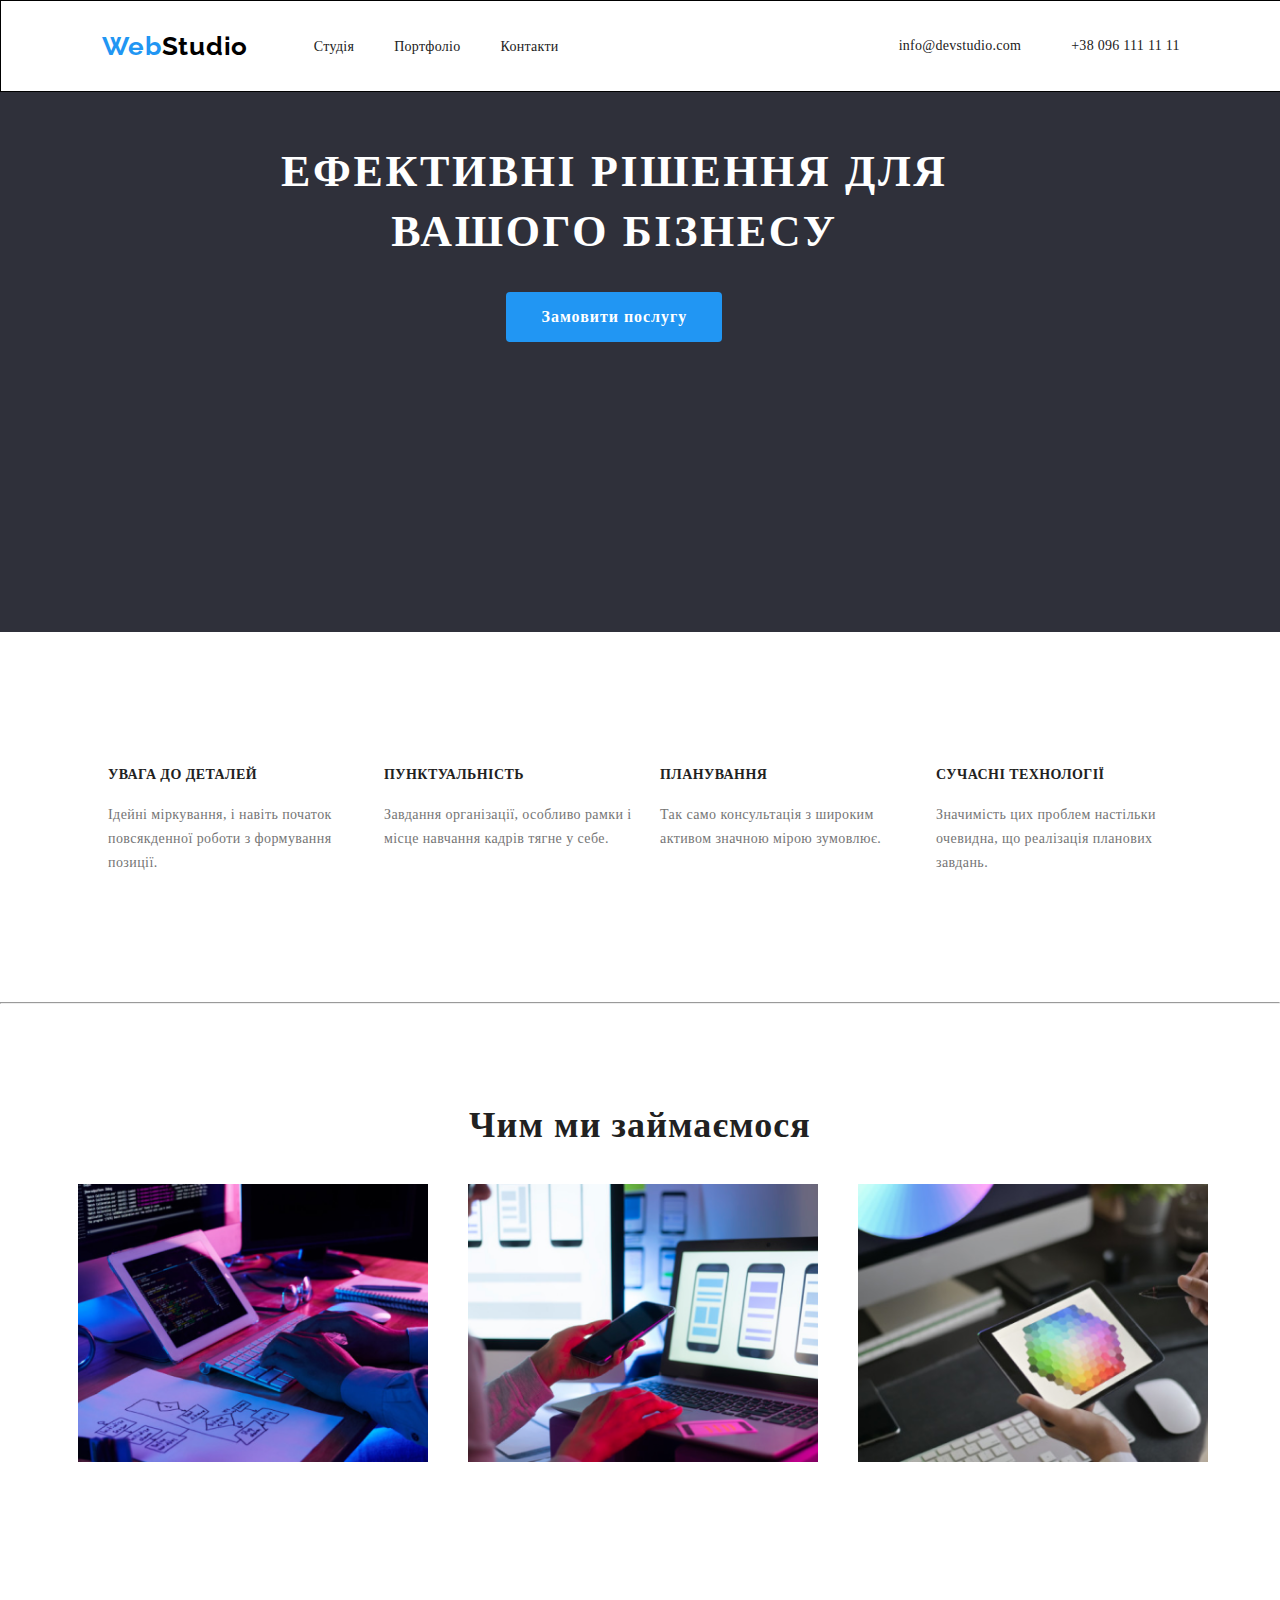
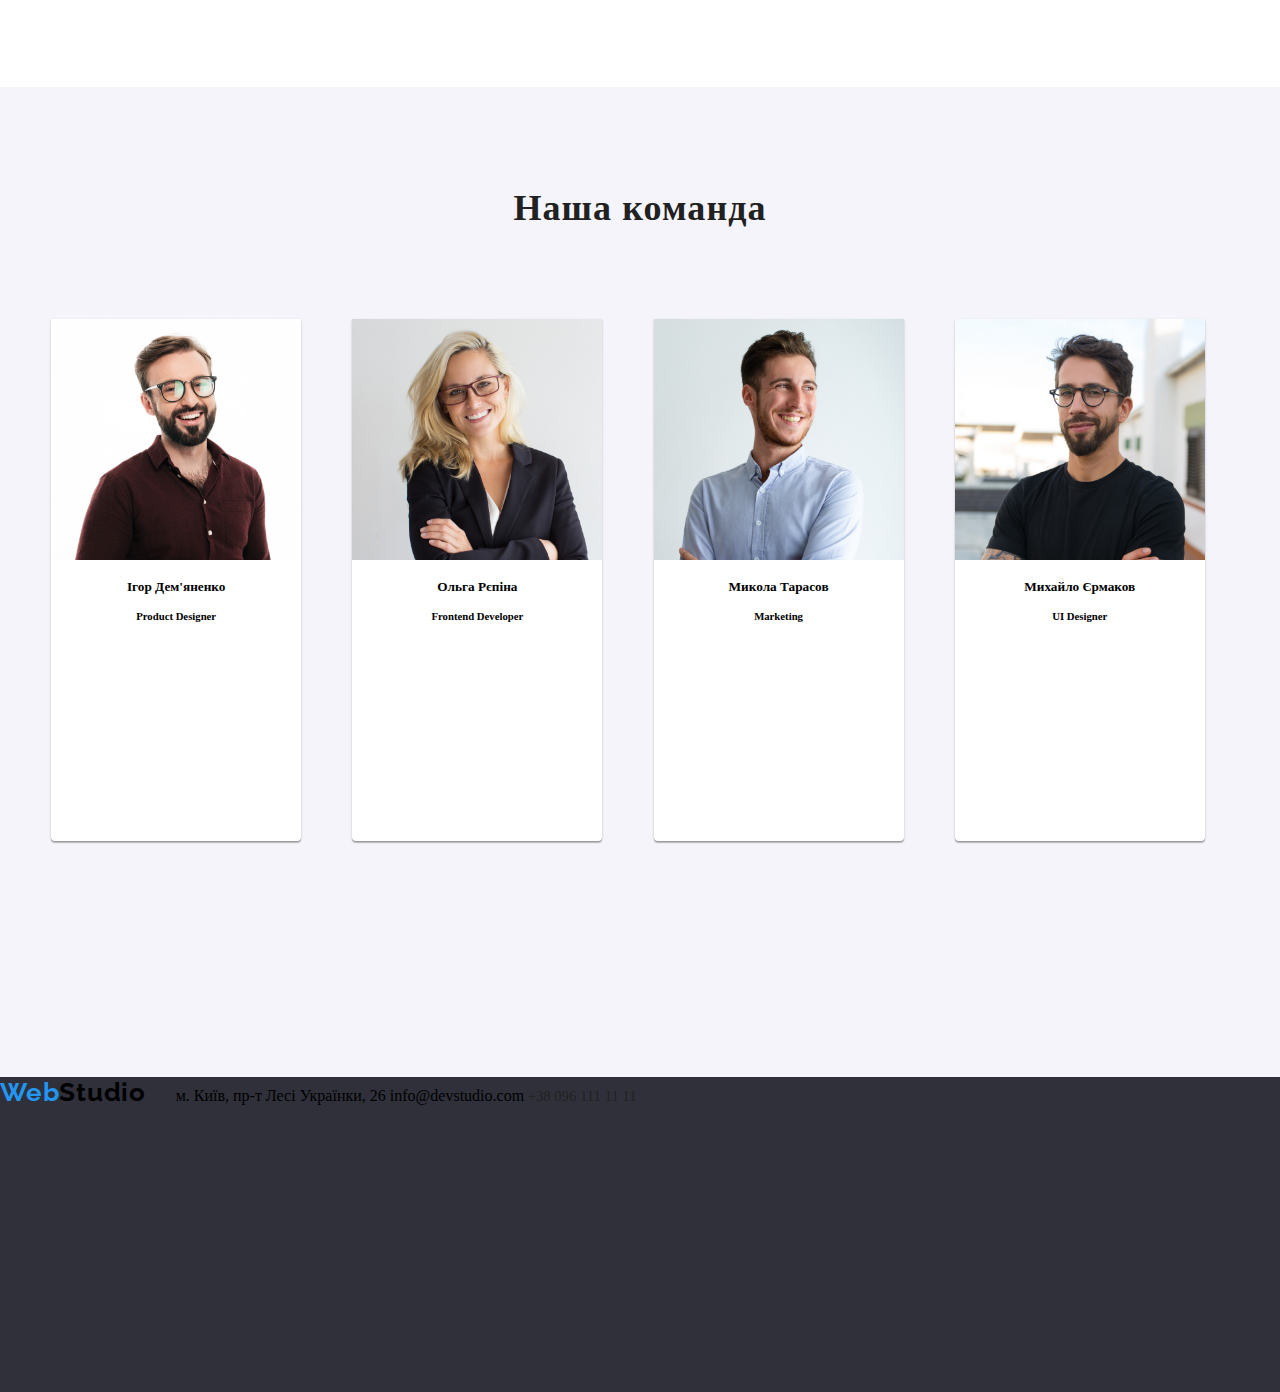
<file: HTML_CSS/2_In_Process/HTML/index.html>
<!doctype html>
<html lang="en">
<head>
    <meta charset="UTF-8">
    <meta name="viewport" content="width=device-width, user-scalable=no, initial-scale=1.0, maximum-scale=1.0, minimum-scale=1.0">
    <link rel="preconnect" href="https://fonts.googleapis.com">
    <link rel="preconnect" href="https://fonts.gstatic.com" crossorigin>
    <link rel="preconnect" href="https://fonts.googleapis.com">
    <link rel="preconnect" href="https://fonts.gstatic.com" crossorigin>
    <link href="https://fonts.googleapis.com/css2?family=Roboto:ital,wght@1,300&display=swap" rel="stylesheet">
    <link href="https://fonts.googleapis.com/css2?family=Raleway:wght@700&display=swap" rel="stylesheet">
    <meta http-equiv="X-UA-Compatible" content="ie=edge">
    <link rel="stylesheet" type="text/css" href="../CSS/style.css">
    <title>Web Studio</title>
</head>
<body>

<header>
    <span class="mainTitle"><span>Web</span>Studio</span>

    <nav>
        <ul>
            <li><a href="#">Студія</a></li>
            <li><a href="#">Портфоліо</a></li>
            <li><a href="#">Контакти</a></li>


        </ul>
    </nav>

    <a class="emil_link" href="#">info@devstudio.com</a>
    
    <a class="phone_link" href="tel:+38096111111"><span>+38 096 111 11 11</span></a>

</header>



<section class="intro">
    <div>
        <p>Ефективні рішення для вашого бізнесу</p>
        <a href="#"><input type="submit" value="Замовити послугу"></a>
    </div>


</section>


<div class="advantages">
    <div>
        <h4>УВАГА ДО ДЕТАЛЕЙ</h4>
        <p>Ідейні міркування, і навіть початок повсякденної роботи з формування позиції.</p>
    </div>

   <div>
        <h4>ПУНКТУАЛЬНІСТЬ</h4>
        <p>Завдання організації, особливо рамки і місце навчання кадрів тягне у себе.</p>
    </div>

   <div>
        <h4>ПЛАНУВАННЯ</h4>
        <p>Так само консультація з широким активом значною мірою зумовлює.</p>
    </div>

   <div>
        <h4>СУЧАСНІ ТЕХНОЛОГІЇ</h4>
        <p>Значимість цих проблем настільки очевидна, що реалізація планових завдань.</p>
    </div>

</div>

<hr style="margin: 100px 0;">

<section class="to_do">

    <h3 class="card_header">Чим ми займаємося</h3>

    <div class="cards_todo">
        <img src="../images/cards/to_do/1.png" alt="toDoCard">
        <img src="../images/cards/to_do/2.png" alt="toDoCard">
        <img src="../images/cards/to_do/3.png" alt="toDoCard">
    </div>

</section>



<section class="team">
    <h4>Наша команда</h4>
    <div class="container">

        <div class="cards_team">
            <img src="../images/cards/team/Igor.jpeg" alt="teamCard">
            <h5 class="person_name">Ігор Дем'яненко</h5>
            <h6 class="job_title">Product Designer</h6>
        </div>

        <div class="cards_team">
            <img src="../images/cards/team/Olga.jpeg" alt="teamCard">
            <h5 class="person_name">Ольга Рєпіна</h5>
            <h6 class="job_title">Frontend Developer</h6>
        </div>

        <div class="cards_team">
            <img src="../images/cards/team/Mykola.jpeg" alt="teamCard">
            <h5 class="person_name">Микола Тарасов</h5>
            <h6 class="job_title">Marketing</h6>
        </div>

        <div class="cards_team">
            <img src="../images/cards/team/Mykhailo.jpeg" alt="teamCard">
            <h5 class="person_name">Михайло Єрмаков</h5>
            <h6 class="job_title">UI Designer</h6>
        </div>

    </div>


</section>


<footer>
    <div class="footerContent"></div>
        <span class="mainTitle footerTitle"><span>Web</span>Studio</span>
        <span>м. Київ, пр-т Лесі Українки, 26</span>
        <span>info@devstudio.com</span>
        <a href="tel:+380961111111">+38 096 111 11 11</a>
</footer>






</body>
</html>
</file>
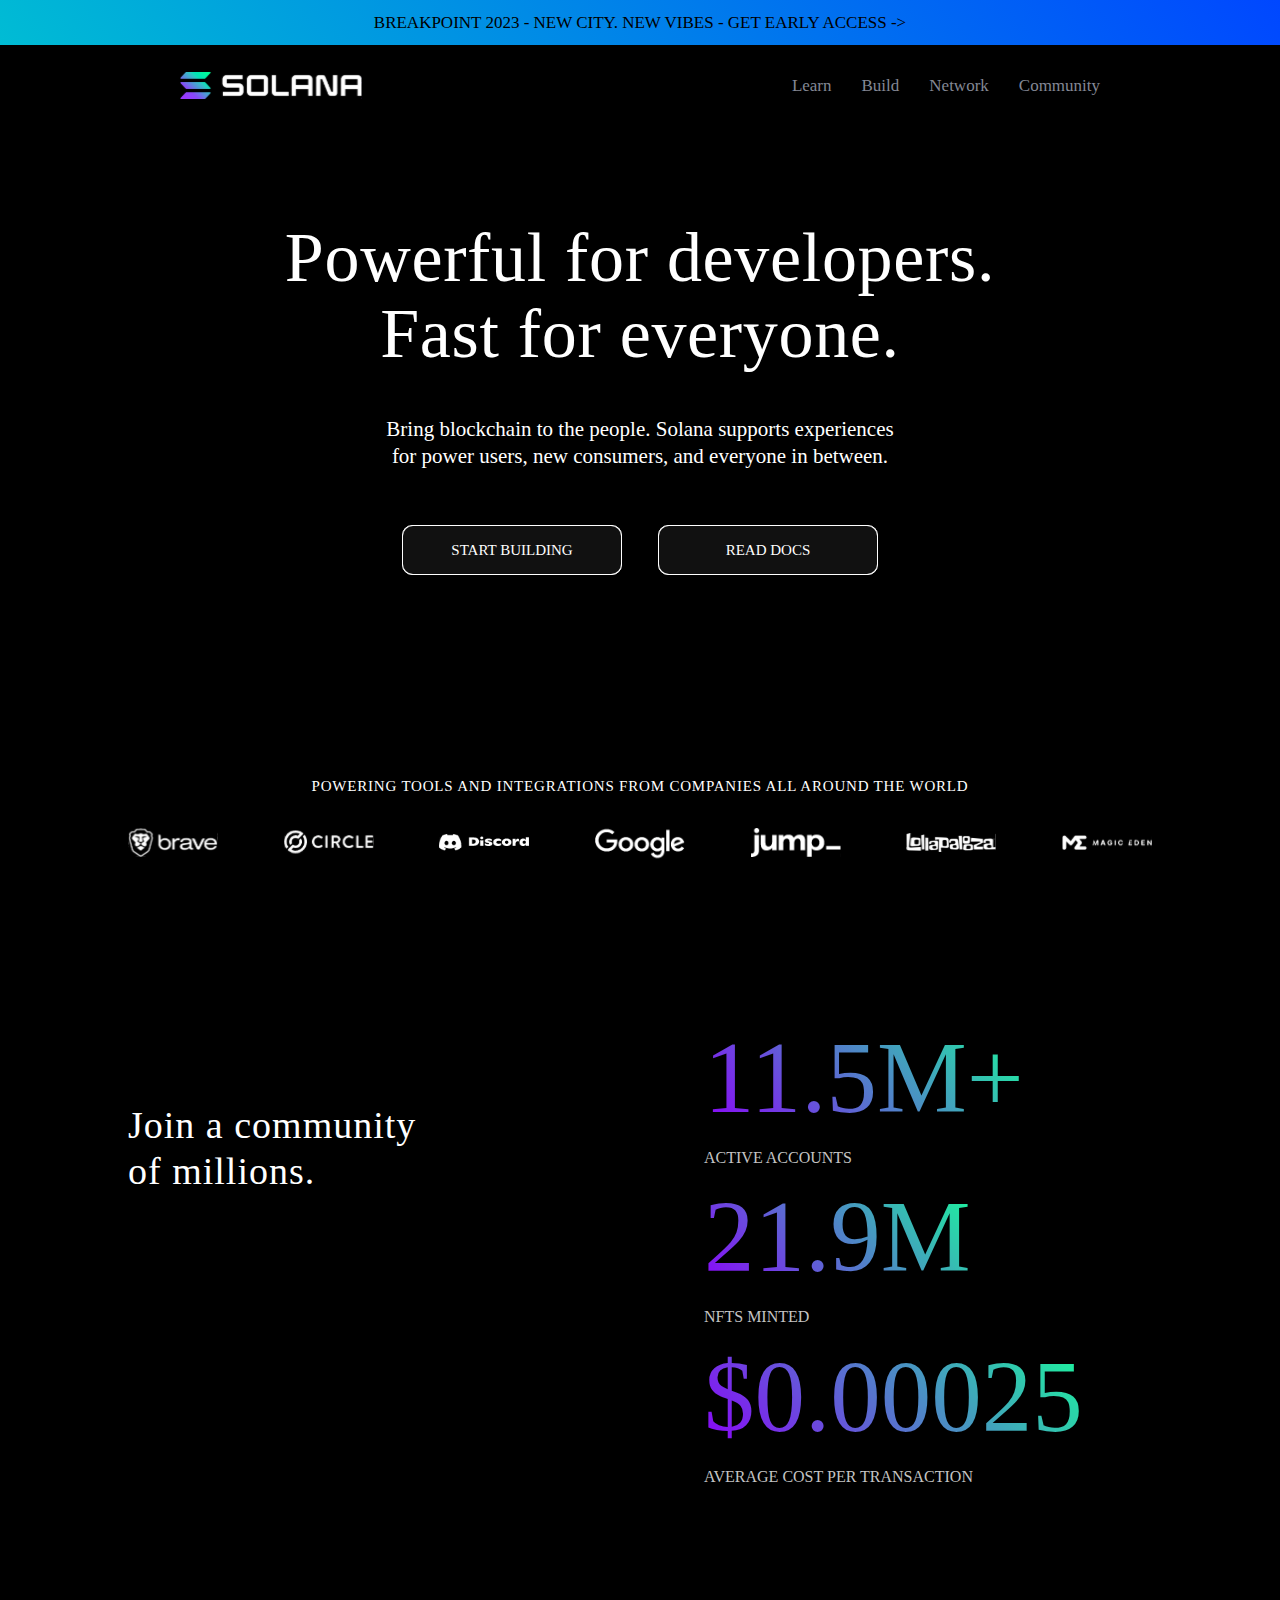
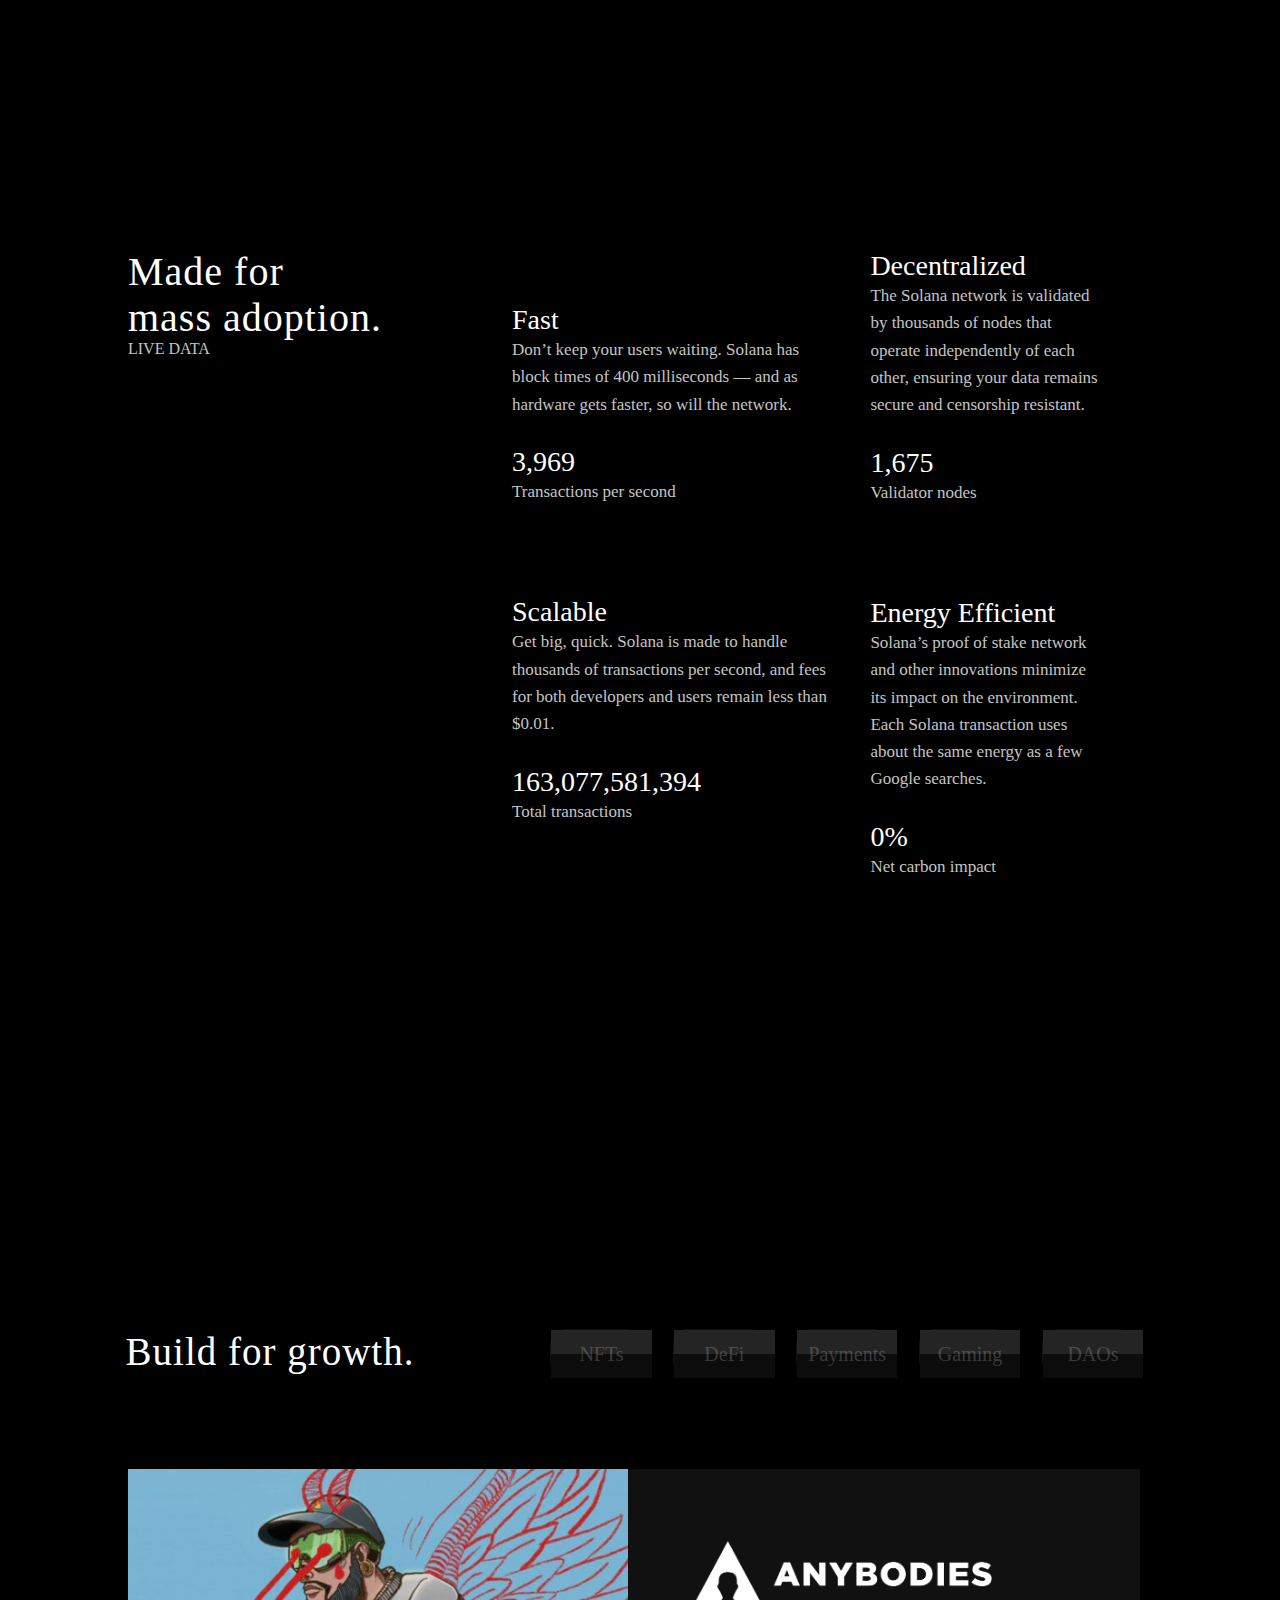
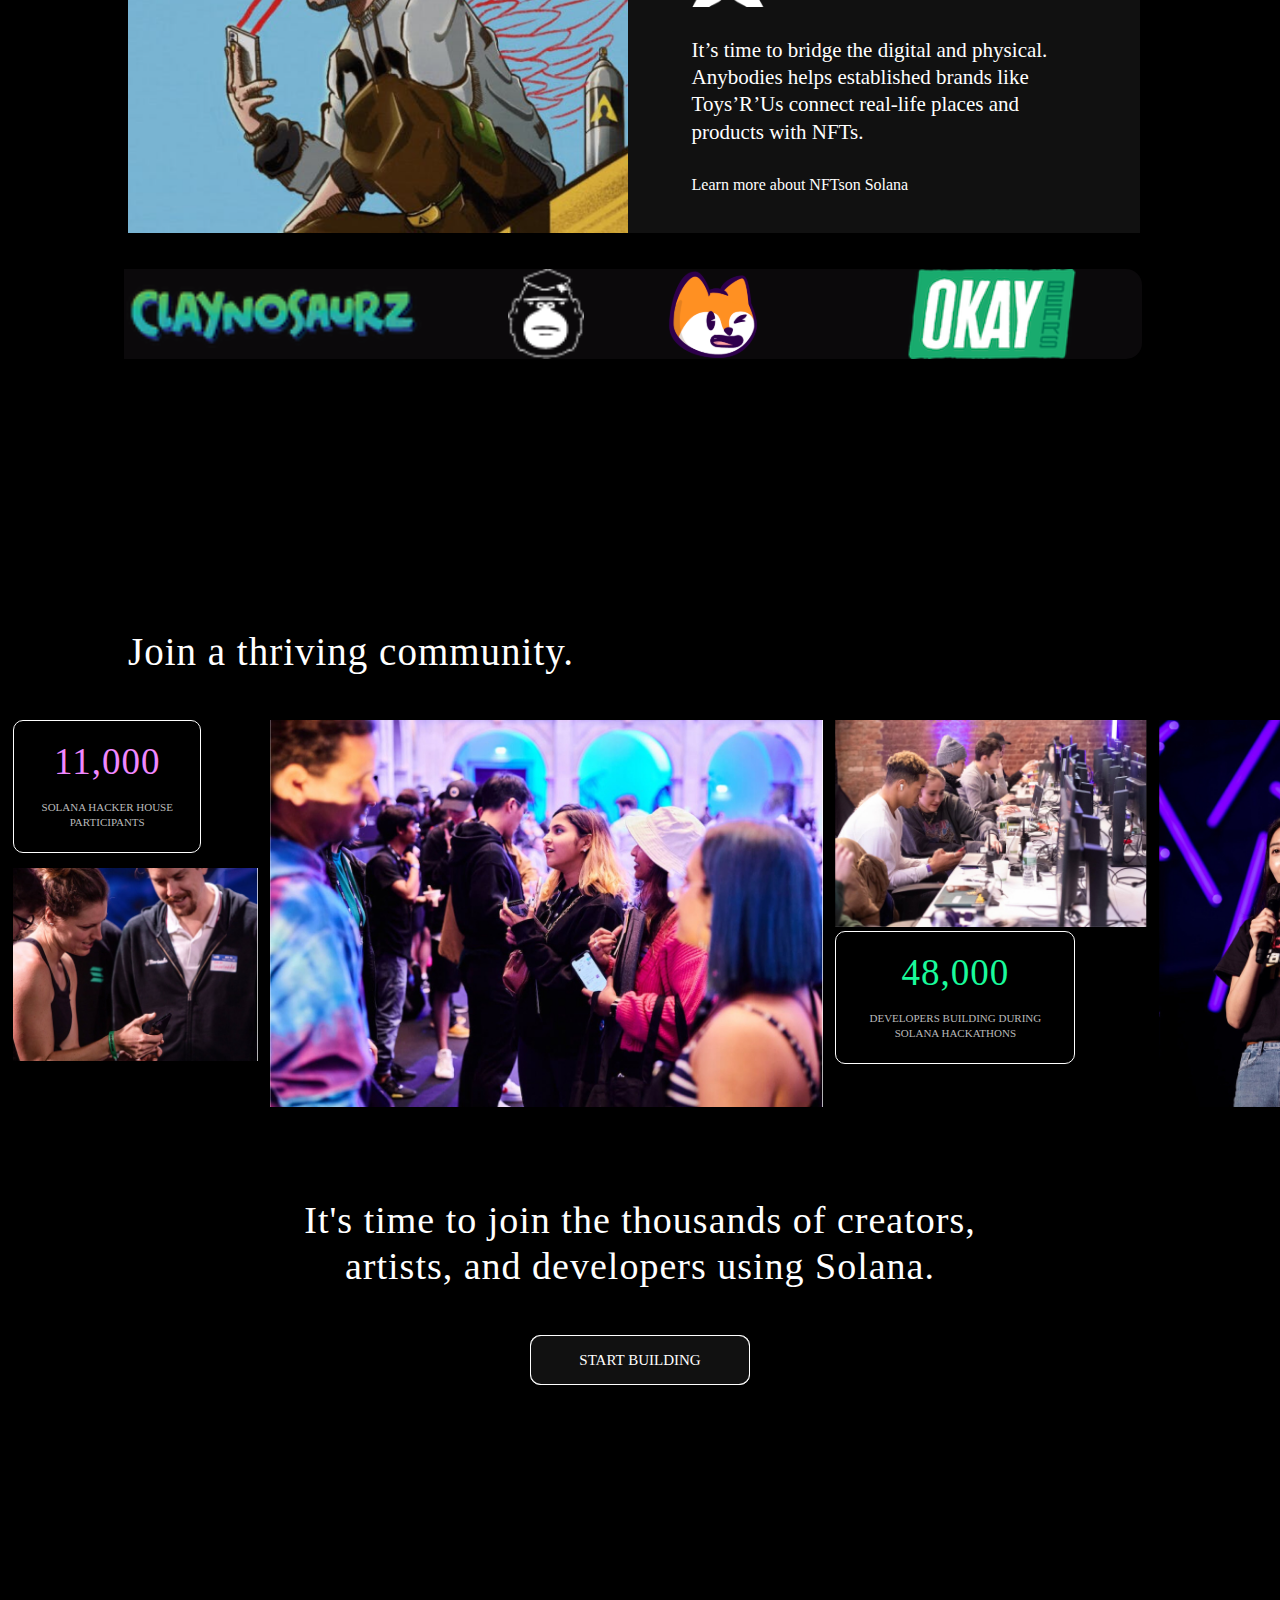
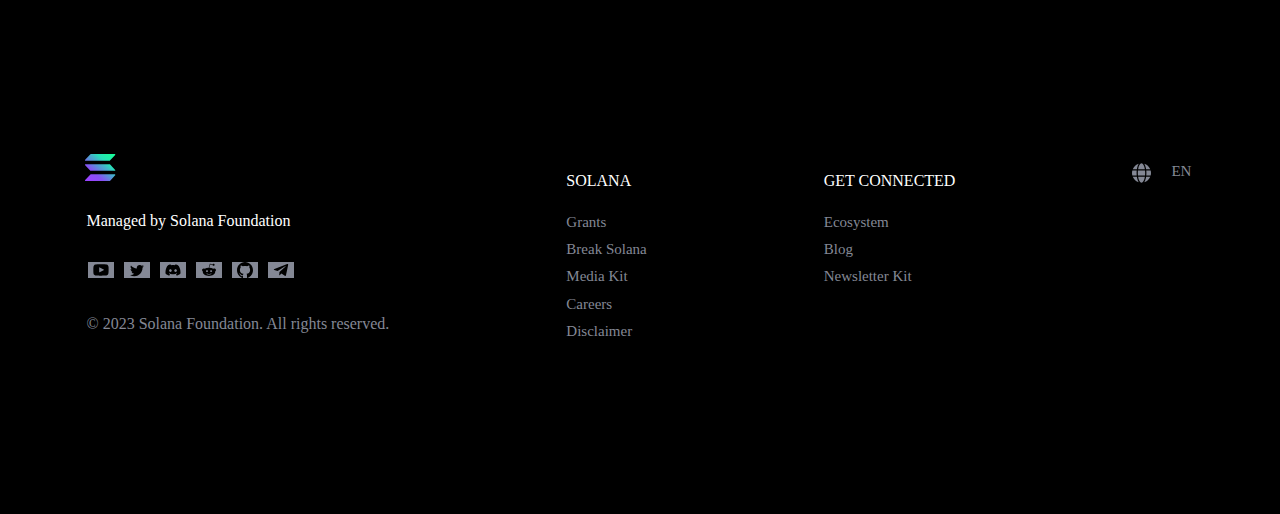
<file: HTML_CSS/3_Done/HTML/index.html>
<!doctype html>
<html lang="en">
<head>
    <meta charset="UTF-8">
    <meta name="viewport"
          content="width=device-width, user-scalable=no, initial-scale=1.0, maximum-scale=1.0, minimum-scale=1.0">
    <meta http-equiv="X-UA-Compatible" content="ie=edge">
    <link rel="apple-touch-icon" sizes="180x180" href="../favicon_io/apple-touch-icon.png">
    <link rel="icon" type="image/png" sizes="32x32" href="../favicon_io/favicon-32x32.png">
    <link rel="icon" type="image/png" sizes="16x16" href="../favicon_io/favicon-16x16.png">
    <link rel="manifest" href="../favicon_io/site.webmanifest">
    <link rel="stylesheet" href="../CSS/style.css">
    <title>Solana | Web3 Infrastructure for Everyone</title>
</head>
<body>

<!-- РОЗМІРИ ЕКРАНУ - 1029px x 683px -->

<header>
    <div class="topLine"><p>Breakpoint 2023 - New City. New Vibes - Get Early Access -></p></div>

    <nav>
        <a href="https://solana.com/"><img src="../images/logotypes/logo.svg" alt="logo"></a>

        <ul>

            <li>Learn</li>
            <li>Build</li>
            <li>Network</li>
            <li>Community</li>

        </ul>

    </nav>
</header>


<section class="intro">

    <div class="introContainer">
        <h2 class="title top_title">Powerful for developers.</h2>
        <h2 class="title bottom_title">Fast for everyone.</h2>
        <div class="about">
            <p>Bring blockchain to the people. Solana supports experiences for power users, new consumers, and everyone
                in between.</p>

        </div>


        <div class="buttons">

            <button class="glow-on-hover" type="button">Start building</button>
            <button class="glow-on-hover" type="button">Read docs</button>
        </div>

    </div>


    <div class="intro_footer">
        <p>Powering tools and integrations from companies all around the world</p>

        <div class="services">
            <img src="../images/icons/intro_icons/brave.svg" alt="sevice">
            <img src="../images/icons/intro_icons/circle.svg" alt="sevice">
            <img src="../images/icons/intro_icons/discord.svg" alt="sevice">
            <img src="../images/icons/intro_icons/google.svg" alt="sevice">
            <img src="../images/icons/intro_icons/jump_.svg" alt="sevice">
            <img src="../images/icons/intro_icons/lollapaloza.svg" alt="sevice">
            <img src="../images/icons/intro_icons/magic%20eden.svg" alt="sevice">

        </div>
    </div>

</section>


<main class="communitySection">

    <div class="comunityContainer">

        <div class="joinCommunity">
            <h4>Join a community of millions.</h4>
        </div>

        <div class="communityIndicatorContainer">

            <div class="communityIndicators">
                <span>11.5M+</span>
                <p>Active accounts</p>
            </div>

            <div class="communityIndicators">
                <span>21.9M</span>
                <p>NFTs minted</p>
            </div>

            <div class="communityIndicators">
                <span>$0.00025</span>
                <p>Average cost per transaction</p>
            </div>

        </div>

    </div>


</main>


<section class="advantageContainer">


    <div class="mainContainer">

        <div class="madeFor">
            <h3>Made for <br> mass adoption.</h3>
            <p>live data</p>
        </div>

        <div class="whyWeContainer">
            <div class="whyWeBlock">
                <h5>Fast</h5>
                <p>Don’t keep your users waiting. Solana has block times of 400 milliseconds — and as hardware gets
                    faster, so will the network.</p>

                <h5>3,969</h5>
                <p>Transactions per second</p>
            </div>

            <div class="whyWeBlock">
                <h5>Scalable</h5>
                <p>Get big, quick. Solana is made to handle thousands of transactions per second, and fees for both
                    developers and users remain less than $0.01.</p>

                <h5>163,077,581,394</h5>
                <p>Total transactions</p>

            </div>

        </div>


        <div class="proofContainer">

            <div class="proofBlock">

                <h5>Decentralized</h5>
                <p>The Solana network is validated by thousands of nodes that operate independently of each other,
                    ensuring your data remains secure and censorship resistant.</p>

                <h5>1,675</h5>
                <p>Validator nodes</p>

            </div>

            <div class="proofBlock">

                <h5>Energy Efficient</h5>
                <p>Solana’s proof of stake network and other innovations minimize its impact on the <a>environment.</a>
                    Each Solana transaction uses about the same energy as a few Google searches.</p>

                <h5>0%</h5>
                <p>Net carbon impact</p>

            </div>

        </div>

    </div>

</section>


<section class="mediaSection">

    <div class="titleContentContainer">
        <h4 class="mediaTitle">Build for growth.</h4>


        <div class="rgbBlocks">
            <div class="promotionContainer">
                <div class="actionBlock"><p><a href="">NFTs</a></p></div>
            </div>

            <div class="promotionContainer">
                <div class="actionBlock"><p><a href="#">DeFi</a></p></div>
            </div>

            <div class="promotionContainer">
                <div class="actionBlock"><p><a href="#">Payments</a></p></div>
            </div>

            <div class="promotionContainer">
                <div class="actionBlock"><p><a href="#">Gaming</a></p></div>
            </div>

            <div class="promotionContainer">
                <div class="actionBlock"><p><a href="#">DAOs</a></p></div>
            </div>
        </div>


    </div>

    <div class="promoBlock">
        <!--Поставив png, бо на svg були былы полоси-->
        <img src="../images/graphity/community_image.png" alt="community_image">
        <div class="targetActionContainer">

            <div>

                <div class="targetActionInfoBlock">
                    <img src="../images/logotypes/4a1cf8516c19482f69e94fcc06cb2ebb.png" alt="promotion_icon">
                    <p>It’s time to bridge the digital and physical. Anybodies helps established brands like Toys’R’Us
                        connect real-life places and products with NFTs.</p>
                    <a><p>Learn more about NFTson Solana</p></a>
                </div>

            </div>

        </div>
    </div>


    <div class="promotionIconsBlock">
        <img src="../images/icons/promotion_icons/claynosaurz.svg" alt="claynosaurz_icon">
        <img src="../images/icons/promotion_icons/monkey.svg" alt="monkey_icon">
        <img src="../images/icons/promotion_icons/fox.svg" alt="fox_icon">
        <img src="../images/icons/promotion_icons/okay_bears.svg" alt="okay_bears_icon">
    </div>


</section>


<section class="mediaCommunitySection">

    <h4 class="mediaTitle mediaTitle_2">Join a thriving community.</h4>


    <div class="gallery_section">

        <div class="thrivinCommunityBlockFirst">

            <div class="info_communityBlock info_communityBlock_first">
                <h3>11,000</h3>
                <p>Solana Hacker House participants</p>
            </div>

            <img id="gallery_image_first" src="../images/gallery/1.jpeg" alt="lana_hacker_image">


        </div>


        <img id="gallery_image_second" src="../images/gallery/2.jpeg" alt="celebrity_image">

        <div class="thrivinCommunityBlockSecond">

            <img id="gallery_image_third" src="../images/gallery/3.jpeg" alt="lana_hacker_image">

            <div class="info_communityBlock info_communityBlock_second">
                <h3 style="color: #19FB9B;">48,000</h3>
                <p>Developers building during Solana Hackathons</p>
            </div>

        </div>

        <img id="gallery_image_fourth" src="../images/gallery/4.jpeg" alt="celebrity_image">

        <div class="thrivinCommunityBlockThird">

            <div class="info_communityBlock info_communityBlock_third">
                <h3 style="color: #FFEB3B;">3,800</h3>
                <p>Solana Breakpoint 2022 attendees</p>
            </div>

            <img id="gallery_image_fifth" src="../images/gallery/5.jpeg" alt="lana_hacker_image">

        </div>

    </div>

    <div class="actionContainer">

        <h3>It's time to join the thousands of creators, artists, and developers using Solana.</h3>
        <button class="glow-on-hover" type="button">Start building</button>

    </div>


</section>


<footer>


    <div class="contactsBlock">
        <img src="../images/logotypes/logo_picture.svg" alt="solana_logo_picture">
        <p>Managed by Solana Foundation</p>

        <div class="socialsContainer">
            <div class="socialBlock youtubeBlock">
                <img src="../images/icons/social_icons/youtube_icon.svg" alt="youtube">
            </div>
            <div class="socialBlock twitterBlock">
                <img src="../images/icons/social_icons/twitter_icon.svg" alt="twitter">
            </div>
            <div class="socialBlock discordBlock">
                <img src="../images/icons/social_icons/discord_icon.svg" alt="discord">
            </div>
            <div class="socialBlock redditBlock">
                <img src="../images/icons/social_icons/reddit_icon.svg" alt="reddit">
            </div>
            <div class="socialBlock gitHubBlock">
                <img src="../images/icons/social_icons/gitHub_icon.svg" alt="gitHub">
            </div>
            <div class="socialBlock telegramBlock">
                <img src="../images/icons/social_icons/telegram_icon.svg" alt="telegram">
            </div>
        </div>

        <p class="rootsText">© 2023 Solana Foundation. All rights reserved.</p>

    </div>


    <div class="footerSolana&getConnectedBlocks">
        <h3>Solana</h3>

        <p>Grants</p>
        <p>Break Solana</p>
        <p>Media Kit</p>
        <p>Careers</p>
        <p>Disclaimer</p>

    </div>


    <div class="footerSolana&getConnectedBlocks">
        <h3>Get Connected</h3>

        <p>Ecosystem</p>
        <p>Blog</p>
        <p>Newsletter Kit</p>
    </div>



    <div class="languageBlock">

        <div class="content_language">
            <img src="../images/icons/other_icons/language_icon.svg" alt="language">
        </div>

        <p>EN</p>

    </div>




</footer>


</body>
</html>
</file>
<file: HTML_CSS/2_In_Process/CSS/style.css>
* {
    margin: 0;
}

a {
    text-decoration: none;
    color: #212121;
    font-size: 14px;
    font-style: normal;
    font-weight: 500;
    line-height: normal;
    letter-spacing: 0.28px;
    transition: 0.5s;
}

a:hover {
    color: #2196F3;
    font-family: Roboto sans-serif;
    font-size: 14px;
    font-style: normal;
    font-weight: 500;
    line-height: normal;
    letter-spacing: 0.28px;
    transition: 0.5s;
}


header {
    width: 100vw;
    height: 10vh;
    background: #FFF;
    border: 0.5px solid;
    display: flex;
    justify-content: center;
    align-items: center;
}




header>span>span, footer>span>span {
    color: #2196F3;
}

.mainTitle {
    margin-right: 2vw;
    font-size: 26px;
    font-family: Raleway;
    font-style: normal;
    font-weight: 700;
    line-height: normal;
    letter-spacing: 0.78px;

}

nav>ul {
    display: flex;
    justify-content: space-between;
    list-style: none;
    margin-right: 300px;
}

.phone_link {
    margin-left: 50px;
}

nav>ul>li {
    margin-right: 40px;
}

.intro {
    background: #2F303A;
    width: 100vw;
    height: 60vh;
    position: relative;
}

.intro>div {
    width: 60vw;
    margin-left: 18%;
    text-align: center;
    align-items: center;
    position: absolute;
    margin-top: 50px;
}

.intro>div>p {
    color: #FFF;
    text-align: center;
    font-family: Roboto sans-serif;
    font-size: 44px;
    font-style: normal;
    font-weight: 900;
    line-height: 60px; /* 136.364% */
    letter-spacing: 2.64px;
    text-transform: uppercase;
}

.intro>div>a>input {
    margin-top: 30px;
    width: 216px;
    height: 50px;
    flex-shrink: 0;
    border-radius: 4px;
    background: #2196F3;
    border: none;
    transition: 1s;
    color: #FFF;
    text-align: center;
    font-family: Roboto sans-serif;
    font-size: 16px;
    font-style: normal;
    font-weight: 700;
    line-height: 30px; /* 187.5% */
    letter-spacing: 0.96px;
}

.intro>div>a>input:hover {
    transform: scaleX(120%) scaleY(120%);
    transition: 1s;
}


.advantages {
    width: 100vw;
    height: 30vh;
    display: flex;
    justify-content: center;
}


.advantages>div {
    width: 20vw;
    text-align: start;
    margin-top: 15vh;
    margin-left: 20px;

}

.advantages>div>h4 {
    color: #212121;
    font-family: Roboto sans-serif;
    font-size: 14px;
    font-style: normal;
    font-weight: 700;
    line-height: normal;
    letter-spacing: 0.42px;
    text-transform: uppercase;
}

.advantages>div>p {
    color: #757575;
    font-family: Roboto sans-serif;
    font-size: 14px;
    font-style: normal;
    font-weight: 400;
    line-height: 24px; /* 171.429% */
    letter-spacing: 0.42px;
    margin-top: 20px;
}


.to_do {
    width: 100vw;
    margin-top: 5%;
    align-items: center;
    text-align: center;
}


.card_header {
    color: #212121;
    text-align: center;
    font-family: Roboto sans-serif;
    font-size: 36px;
    font-style: normal;
    font-weight: 700;
    line-height: normal;
    letter-spacing: 1.08px;
}

.cards_todo {
    width: 33%;
    display: flex;
    /*justify-content: center;*/
    margin-top: 3%;
    margin-left: 4.5%
}

.cards_todo>img {
    width: 350px;
    margin: 0 20px;
}






.team {
    margin-top: 25vh;
    align-items: center;
    text-align: center;
    width: 100vw;
    background: #F5F4FA;
    height: 110vh;
}

.team>h4 {
    padding-top: 100px;
    color: #212121;
    text-align: center;
    font-family: Roboto sans-serif;
    font-size: 36px;
    font-style: normal;
    font-weight: 700;
    line-height: normal;
    letter-spacing: 1.08px;
}

.container{
    display: flex;
    /*justify-content: space-between;*/
    margin-top: 10vh;
}


.cards_team {
    margin-left: 4vw;
    align-items: center;
    height: 58vh;

    border-radius: 0px 0px 4px 4px;
    background: #FFF;
     /*material shadow v1 */
    box-shadow: 0px 2px 1px 0px rgba(0, 0, 0, 0.20), 0px 1px 1px 0px rgba(0, 0, 0, 0.14), 0px 1px 3px 0px rgba(0, 0, 0, 0.12);

}


.cards_team>img {
    width: 250px;
    /*margin-right: 20px;*/
}

.cards_team>h5, .cards_team>h6 {
    margin-top: 15px;
}



footer {
    width: 100vw;
    height: 35vh;
    background: #2F303A;
    justify-content: start;
}

.footerContent {
    margin-left: 200px;

}
</file>
<file: HTML_CSS/3_Done/CSS/style.css>
* {
    margin: 0;
}

span, p, h4 {
    color: white;
}

body {
    background-color: black;
}

h4, h5 {
    color: white;
}


.topLine {
    display: flex;
    justify-content: center;
    align-items: center;
    width: 100vw;
    height: 5vh;
    background: linear-gradient(229deg, #0047FF 0%, #00BCD4 100%);
}

.topLine>p {
    color: #000;
    text-align: center;
    font-family: Roboto sans-serif;
    font-size: 17px;
    font-style: normal;
    font-weight: 400;
    line-height: 27.3px; /* 160.588% */
    text-transform: uppercase;
}


nav {
    display: flex;
    justify-content: space-around;
    margin-top: 3vh;
}

nav>ul {
    display: flex;
    list-style: none;
}

nav>ul>li {
    color: #848895;
    text-align: center;
    font-family: Helvetica sans-serif;
    font-size: 17px;
    font-style: normal;
    font-weight: 400;
    line-height: 27px;
    margin-left: 30px;
    transition: 0.5s;
}

nav>ul>li:hover {
    color: white;
    cursor: pointer;
    transition: 1s;

}


.introContainer {
    color: white;
    width: 100vw;
    height: 70vh;
    align-items: center;
    display: flex;
    flex-direction: column;
}




.intro {
    width: 100vw;
    height: 86vh;
    text-align: center;
    align-items: center;
}

.top_title {
    margin-top: 13vh;
}

.introContainer>.title {
    color: #FFF;
    text-align: center;
    font-family: Helvetica sans-serif;
    font-size: 70px;
    font-style: normal;
    font-weight: 400;
    line-height: 75.6px; /* 108% */
    letter-spacing: 0.68px;
}


.introContainer>.about>p {
    color: #FFF;
    text-align: center;
    font-family: Helvetica sans-serif;
    font-size: 21px;
    font-style: normal;
    font-weight: 400;
    line-height: 27.3px;
    margin-top: 5vh;
}

.buttons {
    margin-top: 6vh;
    width: 40vw;
    display: flex;
    justify-content: space-around;
}

.about {
    width: 40vw;
}






.intro_footer {
    color: #618ADC;
    text-align: center;
    font-family: Helvetica sans-serif;
    font-size: 15px;
    font-style: normal;
    font-weight: 400;
    line-height: 16.8px; /* 112% */
    letter-spacing: 0.8px;
    text-transform: uppercase;
    margin-top: 5vh;
}


.services {
    width: 80vw;
    display: flex;
    justify-content: space-between;
    align-items: center;
    margin-left: 10vw;
    margin-top: 3vh;
}

.leftButton, .rightButton {
    display: inline-flex;
    padding: 16px 33px;
    align-items: flex-start;
    gap: 10px;
    color: #FFF;
    text-align: center;
    font-family: Roboto sans-serif;
    font-size: 15px;
    font-style: normal;
    font-weight: 400;
    line-height: 20px;
    text-transform: uppercase;
    background-color: #007BFF; /* Здесь можно указать цвет фона кнопок */
    border: none;
    cursor: pointer;
    transition: background-color 0.3s ease; /* Добавляем плавный переход для фона */
}

.leftButton {
    border-radius: 36px;
    border: 1px solid #000;
    background: linear-gradient(152deg, #8C01FA 0%, #000 100%);
}

.rightButton {
    border-radius: 36px;
    border: 1px solid #FFF;
    background: #000;
}



.services>img {
    width: 90px;
}

/*Стилізація кнопок з стороннього сайту*/
.glow-on-hover {
    width: 220px;
    height: 50px;
    border:0.5px solid white;
    outline: none;
    color: #fff;
    cursor: pointer;
    position: relative;
    z-index: 0;
    border-radius: 10px;
    text-align: center;
    font-family: Roboto sans-serif;
    font-size: 15px;
    font-style: normal;
    font-weight: 400;
    line-height: 20px; /* 133.333% */
    text-transform: uppercase;
}

.glow-on-hover:before {
    content: '';
    background: linear-gradient(45deg, #ff0000, #ff7300, #fffb00, #48ff00, #00ffd5, #002bff, #7a00ff, #ff00c8, #ff0000);
    position: absolute;
    top: -2px;
    left:-2px;
    background-size: 400%;
    z-index: -1;
    filter: blur(5px);
    width: calc(100% + 4px);
    height: calc(100% + 4px);
    animation: glowing 20s linear infinite;
    opacity: 0;
    transition: opacity .3s ease-in-out;
    border-radius: 10px;
}

.glow-on-hover:active {
    color: #000
}

.glow-on-hover:active:after {
    background: transparent;
}

.glow-on-hover:hover:before {
    opacity: 1;
}

.glow-on-hover:after {
    z-index: -1;
    content: '';
    position: absolute;
    width: 100%;
    height: 100%;
    background: #111;
    left: 0;
    top: 0;
    border-radius: 10px;
}

@keyframes glowing {
    0% { background-position: 0 0; }
    50% { background-position: 400% 0; }
    100% { background-position: 0 0; }
}



.comunityContainer {
    width: 100vw;
    height: 100vh;
    /*border: 0.5px solid white;*/
    display: flex;

}

.joinCommunity, .communityIndicatorContainer {
    margin-top: 15vh;
    border: 0.5px white;
}

.communityIndicators {
    margin-left: 10vw;
}

.joinCommunity {
    width: 35vw;
}

.joinCommunity>h4 {
    color: #FFF;
    font-family: Helvetica sans-serif;
    font-size: 38px;
    font-style: normal;
    font-weight: 400;
    line-height: 46.2px;
    letter-spacing: 1px;
    margin-left: 10vw;
    margin-top: 10vh;
}

.communityIndicatorContainer {
    margin-left: 10vw;
}

.communityIndicators>span {
    font-family: Helvetica sans-serif;
    font-size: 101px;
    font-style: normal;
    font-weight: 400;
    line-height: 132px;
    background: linear-gradient(228deg, #19FB9B 0%, #8C01FA 100%);
    background-clip: text;
    -webkit-background-clip: text;
    -webkit-text-fill-color: transparent;
}

.communityIndicators>p {
    color: #C4C4C4;
    font-family: Roboto sans-serif;
    font-size: 16px;
    font-style: normal;
    font-weight: 400;
    line-height: 27.3px;
    text-transform: uppercase;
}


.advantageContainer {
    width: 100vw;
    height: 110vh;
    margin-top: 8vh;

}

.mainContainer {
    display: flex;
    /*height: 10vh;*/
}

.madeFor {
    width: 30vw;
    margin-left: 10vw;
    /*margin-top: 1vh;*/
}

.madeFor>h3, .titleContentContainer>h3  {
    color: #FFF;
    font-family: Helvetica sans-serif;
    font-size: 40px;
    font-style: normal;
    font-weight: 400;
    line-height: 46.2px; /* 115.5% */
    letter-spacing: 1px;
}

.madeFor>p {
    color: #C4C4C4;
    font-family: Roboto sans-serif;
    font-size: 16px;
    font-style: normal;
    font-weight: 400;
    line-height: 16px; /* 100% */
    text-transform: uppercase;
}



.whyWeContainer {
    width: 25vw;
    margin-right: 3vw;
    margin-top: 6vh;
}

.whyWeBlock>h5, .proofBlock>h5 {
    color: #FFF;
    font-family: Helvetica sans-serif;
    font-size: 28px;
    font-style: normal;
    font-weight: 400;
    line-height: 33.04px; /* 118% */
}

.whyWeBlock>p, .proofBlock>p {
    color: #C4C4C4;
    font-family: Helvetica sans-serif;
    font-size: 17px;
    font-style: normal;
    font-weight: 400;
    line-height: 27.3px; /* 160.588% */
}

.whyWeBlock, .proofBlock {
    margin-bottom: 10vh;
}

.whyWeBlock>p, .proofBlock>p {
    margin-bottom: 3vh;
}

.proofContainer {
    width: 18vw;
    /*margin-left: 20vw;*/
}


.mediaSection {
    width: 100vw;
    height: 100vh;
    /*border: 0.5px solid white;*/
    margin-top: 10vh;
}

.titleContentContainer {
    width: 100vw;
    display: flex;
    justify-content: space-evenly;
}

.mediaTitle {
    color: #FFF;
    font-family: Helvetica sans-serif;
    font-size: 39px;
    font-style: normal;
    font-weight: 400;
    line-height: 46.2px; /* 118.462% */
    letter-spacing: 1px;
}

.promotionContainer {
    /*display: flex;*/
    /*width: 70vw;*/
    justify-content: space-around;
    align-items: flex-start;
    /*gap: 16px;*/
    /*flex-shrink: 0;*/
}

.promotionContainer>div {
    width: 7vw;
    height: 5vh;
    border-radius: 15px;
    border: 1px solid #111;
    background: #111;
    transition: 0.5s linear;
}








.promotionContainer>div>a {
    color: #FFF;
    text-align: center;
    font-family: Helvetica sans-serif;
    font-size: 15px;
    font-style: normal;
    font-weight: 400;
    line-height: 27.3px; /* 182% */
}

.promotionContainer{
    position: relative;
    width: 8vw;
    height: 50px;
    line-height: 48px;
    background: #000;
    /*border: white;*/
    /*text-transform: uppercase;*/
    font-size: 20px;
    /*letter-spacing: 4px;*/
    text-decoration: none;
    /*-webkit-box-reflect: below 1px -webkit-linear-gradient(transparent, #0004);*/
}
/*Стилізація кнопок з стороннього сайту*/
.promotionContainer>.actionBlock::before{
    content: '';
    position: absolute;
    top: 0;
    left: 0;
    width: 100%;
    height: 100%;
    background: linear-gradient(45deg, #fb0094, #00f, #0f0,
    #ff0, #f00, #fb0094, #00f, #0f0, #ff0, #f00);
    background-size: 400%;
    opacity: 0;
    filter: blur(20px);
    transition: 0.5s;
}
.promotionContainer>.actionBlock::after{
    content: '';
    position: absolute;
    top: 0;
    left: 0;
    width: 100%;
    height: 100%;
    background: linear-gradient(45deg, #fb0094, #00f, #0f0,
    #ff0, #f00, #fb0094, #00f, #0f0, #ff0, #f00);
    background-size: 400%;
    opacity: 0;
    transition: 0.5s;
}





.promotionContainer>.actionBlock:hover::before,
.promotionContainer>.actionBlock:hover::after{
    opacity: 1;
    animation: animate 20s linear infinite;
}

@keyframes animate{
    0%{
        background-position: 0 0;
    }
    50%{
        background-position: 300% 0;
    }
    100%{
        background-position: 0 0;
    }
}

.actionBlock:hover {
    cursor: pointer;

}



.actionBlock>p{
    position: absolute;
    display: block;
    top: 1px;
    left: 1px;
    right: 1px;
    bottom: 1px;
    text-align: center;
    background: #0c0c0c;
    transition: 0.5s;
    z-index: 1;
}

.actionBlock>p>a {
    text-decoration: none;
    color: rgba(255, 255, 255, 0.2);
}

.promotionContainer>.actionBlock:hover p{
    color: rgba(255, 255, 255, 1);
}

.promotionContainer>.actionBlock p::before{
    content: '';
    position: absolute;
    top: 0;
    left: 0;
    width: 100%;
    height: 50%;
    background: rgba(255, 255, 255, 0.1);
}

.rgbBlocks {
    display: flex;
    width: 48vw;
    justify-content: space-around;
}

.promoBlock {
    width: 99vw;
    margin-top: 10vh;

    display: flex;
    justify-content: center;
    /*line-height: 20vh;*/
}

.promoBlock>img {
    width: 500px;
}



.targetActionContainer {
    width: 40vw;
    display: flex;
    flex-direction: column;
    /*justify-content: space-between;*/
    /*margin-left: 1vw;*/
    background: #111;
}




.targetActionInfoBlock {
    width: 30vw;
    margin-left: 5vw;
    margin-top: 8vh;
    display: flex;
    flex-direction: column;
    gap: 30px
}



.targetActionInfoBlock>img {
    width: 300px;
}



.targetActionInfoBlock>p {
    color: #FFF;
    font-family: Helvetica sans-serif;
    font-size: 21px;
    font-style: normal;
    font-weight: 400;
    line-height: 27.3px;
}


.promotionIconsBlock {
    margin-left: 9.7vw;
    margin-top: 4vh;
    width: 79.5vw;
    height: 10vh;
    display: flex;
    justify-content: space-between;
    border-radius: 16px;
    background: rgba(38, 31, 38, 0.30);
}



.mediaCommunitySection {
height: 110vh;
}


.mediaTitle_2 {
    margin-bottom: 5vh;
    margin-left: 10vw;
}


.gallery_section {
    display: flex;
    width: 100vw;
    gap: 12px;
}




.info_communityBlock {
    display: flex;
    width: 11vw;
    height: 0.2vw;
    padding: 62.219px 25.74px 65.781px 26.26px;
    flex-direction: column;
    justify-content: center;
    align-items: center;
    gap: 15px;
    /*margin-left: -4.4vw;*/
    border-radius: 10px;
    margin-bottom: 15px;
    border: 0.5px solid white;
}

.info_communityBlock>h3 {
    color: #F087FF;
    text-align: center;
    font-family: Helvetica sans-serif;
    font-size: 37px;
    font-style: normal;
    font-weight: 400;
    line-height: 46.2px; /* 124.865% */
    letter-spacing: 1px;
}

.info_communityBlock>p {
    color: #BABABA;
    text-align: center;
    font-family: Helvetica sans-serif;
    font-size: 11px;
    font-style: normal;
    font-weight: 400;
    line-height: 15.36px; /* 128% */
    text-transform: uppercase;
}

.thrivinCommunityBlockFirst {
    margin-left: 1vw;
}


#gallery_image_first, #gallery_image_fifth {
    height: 21.5vh
}


#gallery_image_third {
    height: 23vh;
}




#gallery_image_second, #gallery_image_fourth {
    height: 43vh;
}


.info_communityBlock_first {
    width: 10.5vw;
    /*margin-left: -4vw;*/
}

.info_communityBlock_second {
    width: 14.5vw;
}

.info_communityBlock_third{
    width: 7.5vw;
}


.actionContainer {
    width: 60vw;
    display: flex;
    flex-direction: column;
    justify-content: center;
    align-items: center;
    margin-top: 10vh;
    margin-left: 20vw;
}


.actionContainer>h3 {
    color: #FFF;
    text-align: center;
    font-family: Helvetica sans-serif;
    font-size: 38px;
    font-style: normal;
    font-weight: 400;
    line-height: 46.2px; /* 121.579% */
    letter-spacing: 1px;
    margin-bottom: 5vh;
}



/*footer_stilization*/

footer {
    margin-top: 15vh;
    justify-content: space-around;
    display: flex;
    height: 40vh;
}

.socialsContainer {
    display: flex;
    height: 30px;
    padding: 4.578px 0px 9.422px 0px;
    justify-content: center;
    /*align-items: flex-start;*/
    gap: 10px;
    flex-shrink: 0;
    margin-left: -7.5vw;
    margin-top: 3vh;
    margin-bottom: 1vh;
}

.socialBlock {
    width: 26px;
    height: 16px;
    flex-shrink: 0;
    background-color: #848895;
}

.socialBlock>img {
    margin-left: 5px;
}

.contactsBlock>p {
    margin-left: -2px;
}

.contactsBlock>img {
    margin-left: -4px;
    margin-bottom: 3vh;
}


.rootsText {
    color: #848895;
    font-family: Helvetica sans-serif;
    font-size: 16px;
    font-style: normal;
    font-weight: 400;
    line-height: 27.3px; /* 170.625% */
}

.footerSolana\&getConnectedBlocks>h3 {
    color: #FFF;
    font-family: Helvetica sans-serif;
    font-size: 16px;
    font-style: normal;
    font-weight: 400;
    line-height: 18.72px; /* 117% */
    text-transform: uppercase;
    margin: 2vh 0;
}

.footerSolana\&getConnectedBlocks>p {
    color: #848895;
    font-family: Helvetica sans-serif;
    font-size: 15px;
    font-style: normal;
    font-weight: 400;
    line-height: 27.3px; /* 182% */
}

.languageBlock {
    display: flex;
    margin-top: 1vh;
}

.content_language {
    margin-right: 20px;
}


.languageBlock>p {
    color: #848895;
    font-family: Helvetica sans-serif;
    font-size: 15px;
    font-style: normal;
    font-weight: 400;

}
</file>
